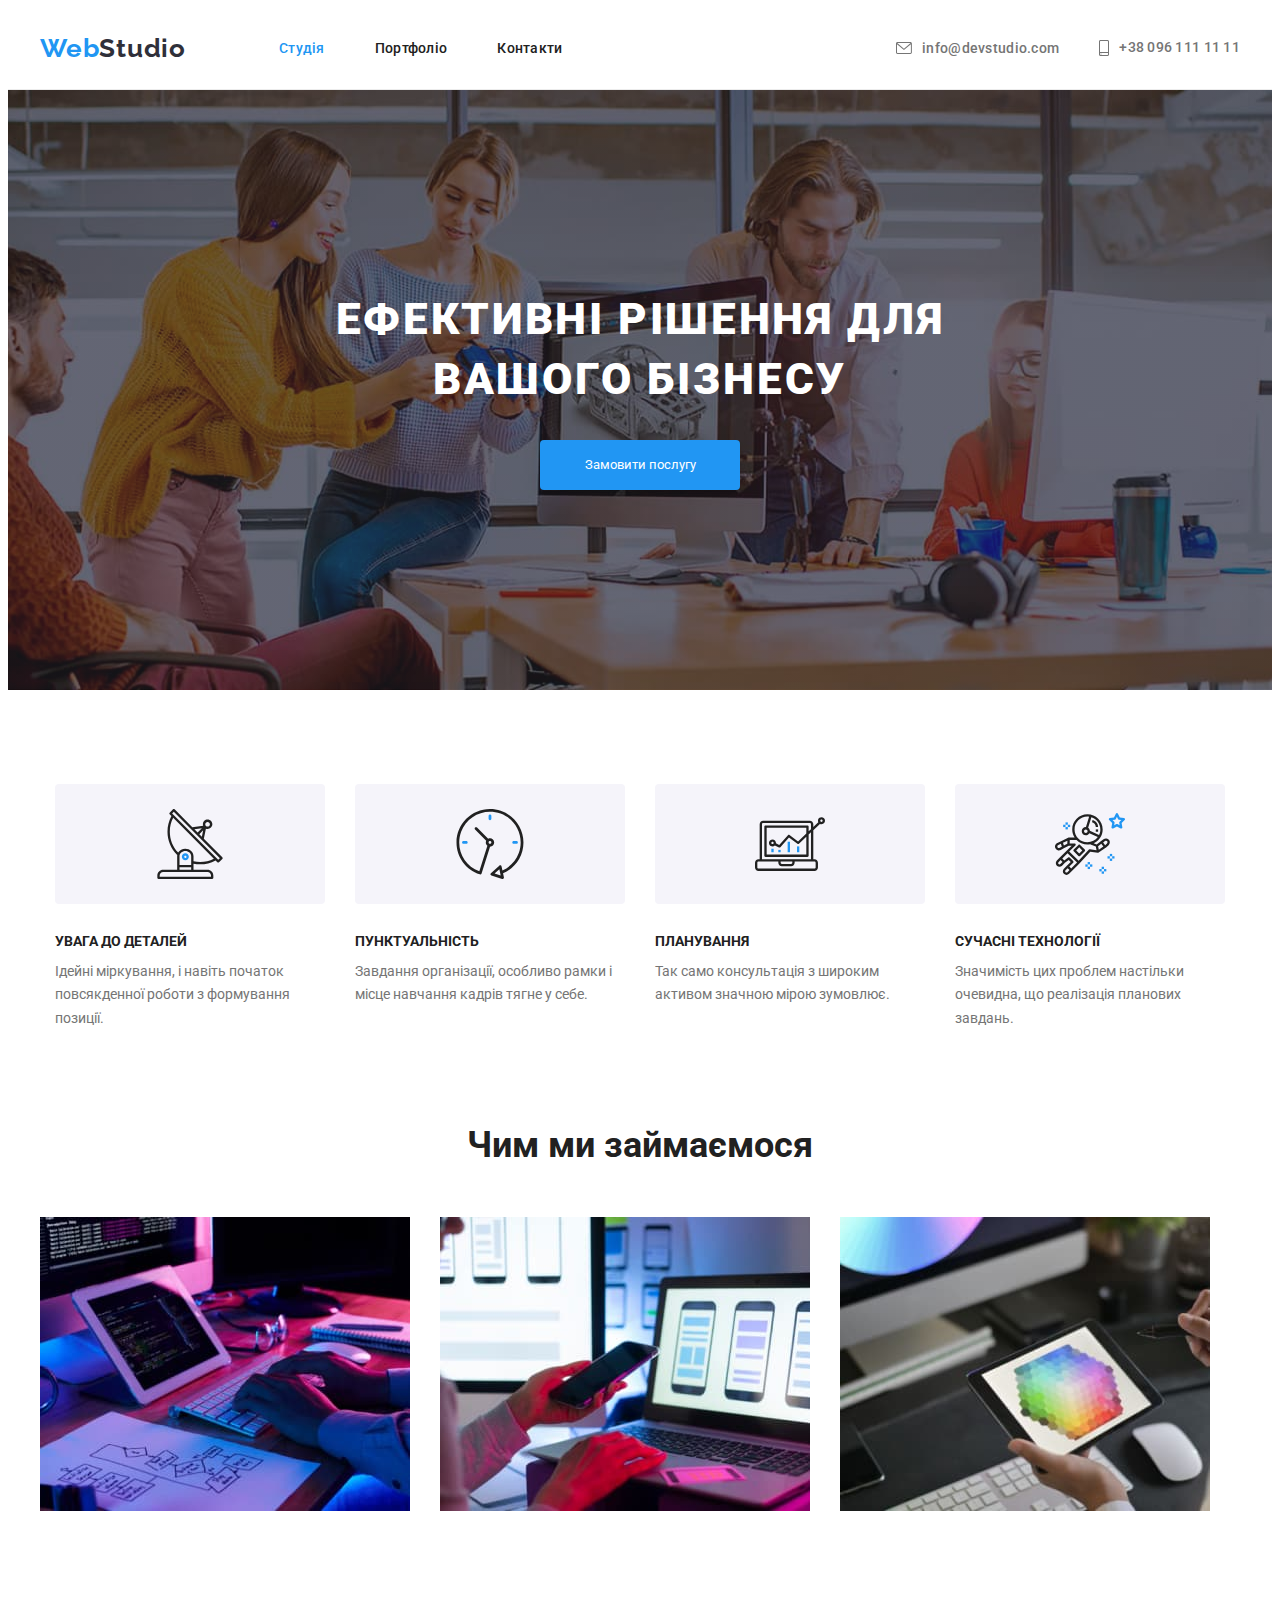
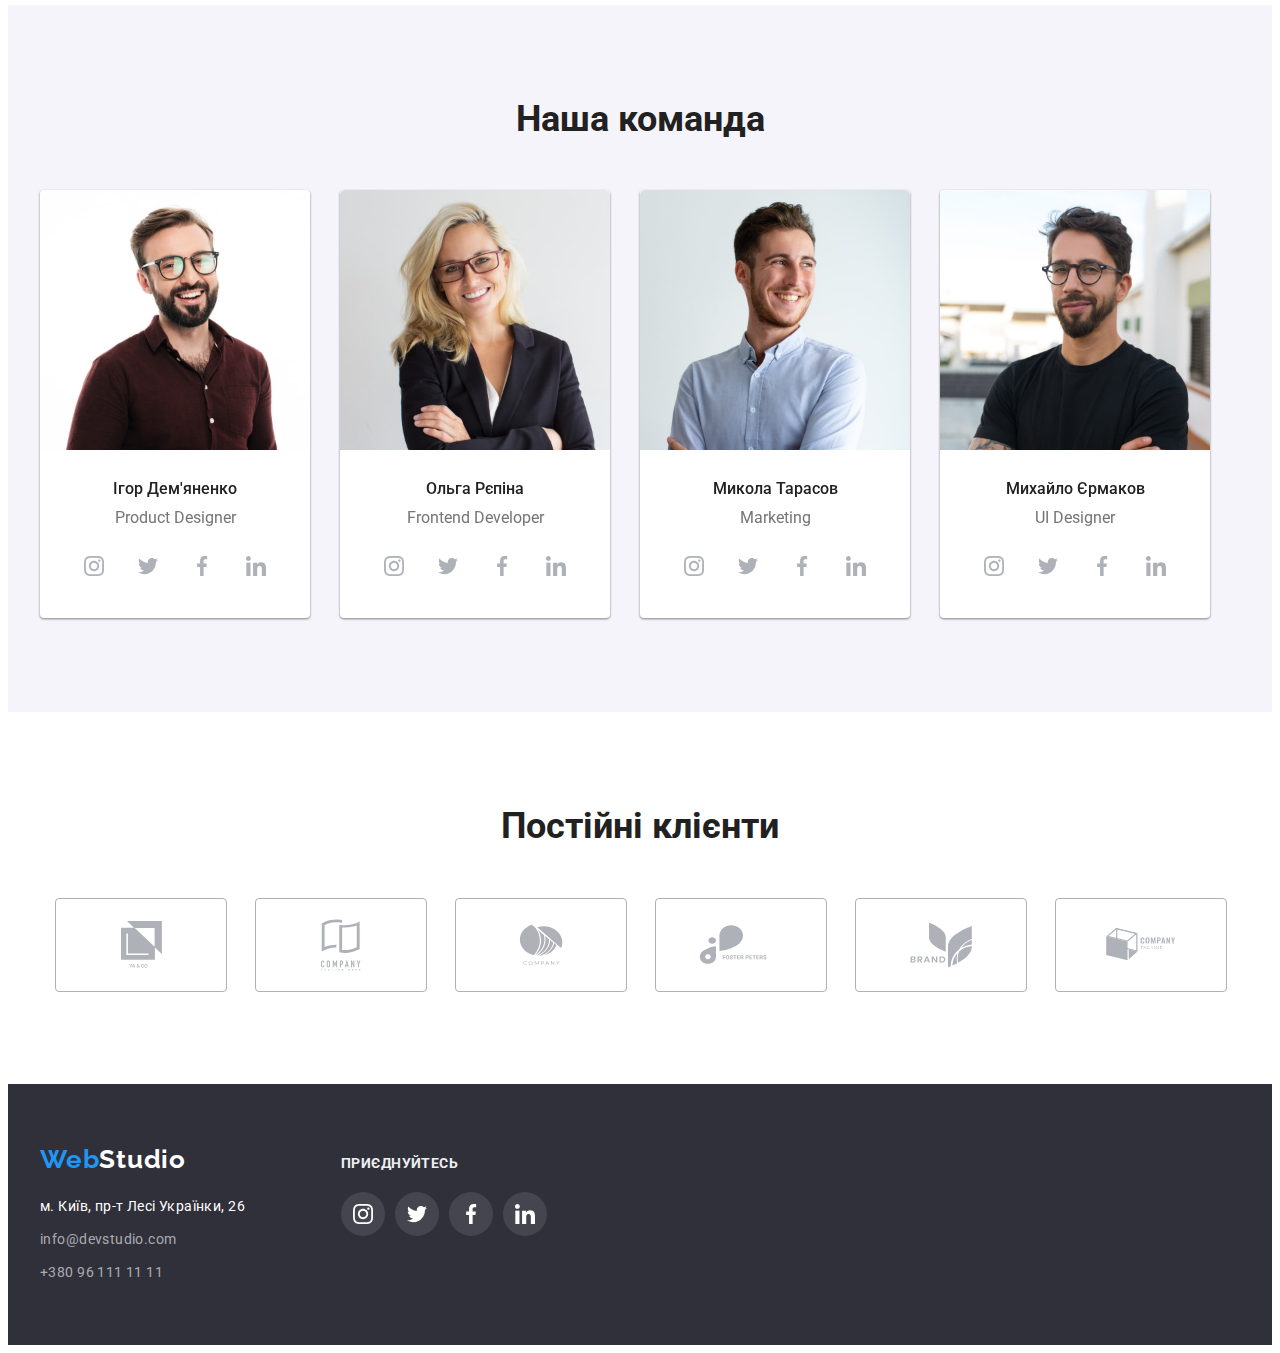
<file: index.html>
<!DOCTYPE html>
  <html lang="uk">
  <head>
    <meta charset="UTF-8">
    <meta http-equiv="X-UA-Compatible" content="IE=edge">
    <meta name="viewport" content="width=device-width, initial-scale=1.0">
    <title>Document</title>
    <link rel="preconnect" href="https://fonts.googleapis.com">
    <link rel="preconnect" href="https://fonts.gstatic.com" crossorigin>
    <link href="https://fonts.googleapis.com/css2?family=Raleway:wght@700&family=Roboto:wght@400;500;700;900&display=swap" rel="stylesheet">
    <link rel="stylesheet" href="https://cdnjs.cloudflare.com/ajax/libs/modern-normalize/1.1.0/modern-normalize.min.css" integrity="sha512-wpPYUAdjBVSE4KJnH1VR1HeZfpl1ub8YT/NKx4PuQ5NmX2tKuGu6U/JRp5y+Y8XG2tV+wKQpNHVUX03MfMFn9Q==" crossorigin="anonymous" referrerpolicy="no-referrer" />
    <link rel="stylesheet" href="./css/styles.css"/>

</head>
  <body>
<!--HEADER-->
<header class="header">
  <div class="header container">
    <nav class="header-nav">
      <a class="logo-header" href="./index.html">
        <span class="logo">Web</span>Studio
      </a>
    <ul class="link-list">
        <li class="header-items"><a class="link-items current list" href="./index.html">Студія</a></li>
        <li class="header-items"><a class="link-items  list" href="./portfolio.html">Портфоліо</a></li>
        <li class="header-items"><a class="link-items list" href="contacts">Контакти</a></li>
    </ul>
    </nav>
    <ul class="contacts">
        <li class="header-contacts">
         <a class="contacts-mail" href="mailto:info@devstudio.com">
          <svg width="16" height="12" class="icon-header">
          <use href="./images/icons.svg#icon-icon_post"></use>
      </svg>info@devstudio.com</a>
        </li>
        <li class="header-contacts">
          <a class="contacts-tel" href="tel:+380961111111">
          <svg width="10" height="16" class="icon-header">
          <use href="./images/icons.svg#icon-smartphone"></use>
      </svg> 
          +38 096 111 11 11</a>
        </li>
    </ul>    
  
 </div>
</header>

   
<!--HERO--> 
<main>
    <section class="section hero">
      <div class="container">
            <h1 class="hero-title">Ефективні рішення для вашого бізнесу</h1>
            <button class="hero-btn" type="button">Замовити послугу</button>
     </div>
</section>

 <section class="section edge">
  <div class="container">
      <h2 class="visually-hidden">Наші переваги</h2> 
        <ul class="edge-list">
          <li class="edge-elem"> <div class="icon-box">
          <svg width="70" height="70" class="icon-items">
            <use href="./images/icons.svg#icon-antenna-1"></use>
        </svg>   
    </div><h3 class="edge-title  list">УВАГА ДО ДЕТАЛЕЙ</h3><p class="meaning">Ідейні міркування, і навіть початок повсякденної роботи з формування позиції.</p></li>
          <li class="edge-elem"><div class="icon-box">
          <svg width="70" height="70" class="icon-items">
            <use href="./images/icons.svg#icon-clock-1"></use>
        </svg> 
    </div><h3 class="edge-title  list">ПУНКТУАЛЬНІСТЬ</h3><p class="meaning">Завдання організації, особливо рамки і місце навчання кадрів тягне у себе.</p></li>
          <li class="edge-elem"> <div class="icon-box">
          <svg width="70" height="70" class="icon-items">
            <use href="./images/icons.svg#icon-diagram-1"></use>
        </svg> 
    </div><h3 class="edge-title  list">ПЛАНУВАННЯ</h3><p class="meaning">Так само консультація з широким активом значною мірою зумовлює.</p></li>
          <li class="edge-elem"> <div class="icon-box">
          <svg width="70" height="70" class="icon-items">
            <use href="./images/icons.svg#icon-astronaut-1"></use>
        </svg>
      </div> <h3 class="edge-title  list">СУЧАСНІ ТЕХНОЛОГІЇ</h3><p class="meaning">Значимість цих проблем настільки очевидна, що реалізація планових завдань.</p></li>
        </ul>
  </div>
</section>
<section class="section affairs">
  <div class="container">
      <h2 class="section-title">Чим ми займаємося</h2>
      <ul  class="affairs-list">
        <li><img class="affairs-items list" src="./images/dekstop.jpg" alt="робочий стіл" width="370"></li>
        <li><img class="affairs-items list" src="./images/notebook.jpg" alt="ноутбук" width="370"></li>
        <li><img class="affairs-items list" src="./images/laptop.jpg" alt="планшет" width="370"></li>
      </ul>
    </div>
</section>
<section class="section team">
  <div class="container">
  <h2 class="section-title">Наша команда</h2>
       <ul class="team-list">
            <li class="conteiner-team">
                  <img class="photo-items list" src="./images/productdesigner.jpg" alt="Ігор Дем'яненко"  width="270">
                <div class="name">
                  <h3 class="team-name">Ігор Дем'яненко</h3>
                  <p class="team-position" lang="en">Product Designer</p>
                  <ul class="team-soc-list list">  
                    <li class="team-soc-items"><a href="#" class="team-soc-link link">
                      <svg width="20" height="20" class="team-soc-icons">
                        <use href="./images/icons.svg#icon-instagram-2"></use>
                    </svg> 
                  </a>
                </li>
                    <li class="team-soc-items"><a href="#" class="team-soc-link link">
                      <svg width="20" height="20" class="team-soc-icons">
                        <use href="./images/icons.svg#icon-twitter"></use>
                    </svg> 
                    </a>
                  </li>
                    <li class="team-soc-items"><a href="#" class="team-soc-link link">
                      <svg width="20" height="20" class="team-soc-icons">
                        <use href="./images/icons.svg#icon-facebook-1"></use>
                    </svg> 
                    </a>
                  </li>
                    <li class="team-soc-items"><a href="#" class="team-soc-link link">
                      <svg width="20" height="20" class="team-soc-icons">
                        <use href="./images/icons.svg#icon-linkedin-1"></use>
                    </svg> 
                    </a>
                  </li>
                </ul>  
              </div>  
              
          <li class="conteiner-team"> 
                <img class="photo-items list" src="./images/frontenddeveloper.jpg" alt="Ольга Рєпіна" width="270">
                <div class="name">
                  <h3 class="team-name">Ольга Рєпіна</h3>
                   <p class="team-position" lang="en">Frontend Developer</p>
                   <ul class="team-soc-list list">  
                    <li class="team-soc-items"><a href="#" class="team-soc-link link">
                      <svg width="20" height="20" class="team-soc-icons">
                        <use href="./images/icons.svg#icon-instagram-2"></use>
                    </svg> 
                  </a>
                </li>
                    <li class="team-soc-items"><a href="#" class="team-soc-link link">
                      <svg width="20" height="20" class="team-soc-icons">
                        <use href="./images/icons.svg#icon-twitter"></use>
                    </svg> 
                    </a>
                  </li>
                    <li class="team-soc-items"><a href="#" class="team-soc-link link">
                      <svg width="20" height="20" class="team-soc-icons">
                        <use href="./images/icons.svg#icon-facebook-1"></use>
                    </svg> 
                    </a>
                  </li>
                    <li class="team-soc-items"><a href="#" class="team-soc-link link">
                      <svg width="20" height="20" class="team-soc-icons">
                        <use href="./images/icons.svg#icon-linkedin-1"></use>
                    </svg> 
                    </a>
                  </li>
                </ul>   
               </div>
              
                  <li class="conteiner-team"> 
                  <img class="photo-items list"src="./images/marketing.jpg"alt="Микола Тарасов" width="270">
                 <div class="name"> 
                  <h3 class="team-name">Микола Тарасов</h3> 
                  <p class="team-position" lang="en">Marketing</p>
                  <ul class="team-soc-list list">  
                    <li class="team-soc-items"><a href="#" class="team-soc-link link">
                      <svg width="20" height="20" class="team-soc-icons">
                        <use href="./images/icons.svg#icon-instagram-2"></use>
                    </svg> 
                  </a>
                </li>
                    <li class="team-soc-items"><a href="#" class="team-soc-link link">
                      <svg width="20" height="20" class="team-soc-icons">
                        <use href="./images/icons.svg#icon-twitter"></use>
                    </svg> 
                    </a>
                  </li>
                    <li class="team-soc-items"><a href="#" class="team-soc-link link">
                      <svg width="20" height="20" class="team-soc-icons">
                        <use href="./images/icons.svg#icon-facebook-1"></use>
                    </svg> 
                    </a>
                  </li>
                    <li class="team-soc-items"><a href="#" class="team-soc-link link">
                      <svg width="20" height="20" class="team-soc-icons">
                        <use href="./images/icons.svg#icon-linkedin-1"></use>
                    </svg> 
                    </a>
                  </li>
                </ul>   
                 </div>  
           <li class="conteiner-team">
                  <img class="photo-items list"src="./images/uidesigner.jpg" alt="Михайло Єрмаков" width="270">
               <div class="name">
                    <h3 class="team-name">Михайло Єрмаков</h3> 
                    <p class="team-position" lang="en">UI Designer</p>
                    <ul class="team-soc-list list">  
                      <li class="team-soc-items"><a href="#" class="team-soc-link link">
                        <svg width="20" height="20" class="team-soc-icons">
                          <use href="./images/icons.svg#icon-instagram-2"></use>
                      </svg> 
                    </a>
                  </li>
                      <li class="team-soc-items"><a href="#" class="team-soc-link link">
                        <svg width="20" height="20" class="team-soc-icons">
                          <use href="./images/icons.svg#icon-twitter"></use>
                      </svg> 
                      </a>
                    </li>
                      <li class="team-soc-items"><a href="#" class="team-soc-link link">
                        <svg width="20" height="20" class="team-soc-icons">
                          <use href="./images/icons.svg#icon-facebook-1"></use>
                      </svg> 
                      </a>
                    </li>
                      <li class="team-soc-items"><a href="#" class="team-soc-link link">
                        <svg width="20" height="20" class="team-soc-icons">
                          <use href="./images/icons.svg#icon-linkedin-1"></use>
                      </svg> 
                      </a>
                    </li>
                  </ul>
               </div>
       </ul>
      </div>
</section>
<section class="section clients">
  <div class="container">
<h2 class="section-title">Постійні клієнти</h2>
<ul class="clients-list">  
    <li class="icon-box-clients">
      <a href="#" class="clients-link">
      <svg width="41" height="47" class="icon-items">
      <use href="./images/icons.svg#icon-group"></use>    
      </svg> 
    </a>
   </li>
    <li class="icon-box-clients">
      <a href="#" class="clients-link">
      <svg width="40" height="52" class="icon-items">
      <use href="./images/icons.svg#icon-group-1"></use>
  </svg> 
</a>
    </li> 
    <li class="icon-box-clients">
      <a href="#" class="clients-link">
      <svg width="44" height="41" class="icon-items">
      <use href="./images/icons.svg#icon-Object"></use>
  </svg> 
</a>
</li> 
    <li class="icon-box-clients">
      <a href="#" class="clients-link">
      <svg width="84" height="41" class="icon-items">
      <use href="./images/icons.svg#icon-group-2"></use>
  </svg> 
</a>
</li>  
    <li class="icon-box-clients">
      <a href="#" class="clients-link">
      <svg width="63" height="46" class="icon-items">
      <use href="./images/icons.svg#icon-disable"></use>
  </svg> 
</a>
</li> 
    <li class="icon-box-clients">
      <a href="#" class="clients-link">
      <svg width="94" height="44" class="icon-items">
      <use href="./images/icons.svg#icon-compait"></use>
  </svg> 
</a>
</li>
</ul>
</div>
</section>
<!--FOOTER-->
</main>
       <footer class="footer">
        <div class="container">
        <div class="adress-raport">
        <a class="logo-link" href="./index.html">
       <span class="logo">Web</span>Studio</a>
      <address>     
        <ul class="footer-list list">
            <li class="element"><a class="footer-links-map link" href="https://goo.gl/maps/fhk3UUp2k1UyL6vdA" target="_blank" rel="noreferrer noopener">м. Київ, пр-т Лесі Українки, 26</a></li>
            <li class="element"><a class="footer-links-mail link" href="mailto:info@devstudio.com">info@devstudio.com</a></li>
            <li class= ><a class="footer-links-tel link" href="tel:+380961111111">+380 96 111 11 11</a></li>
        </ul>
    </address>
  </div>
  <div class="join-raport">
  <span class="title-footer">приєднуйтесь</span>
    <ul class="footer-soc-list list">  
      <li class="footer-soc-items"><a href="#" class="footer-soc-link link">
        <svg width="20" height="20" class="footer-soc-icons">
          <use href="./images/icons.svg#icon-instagram-2"></use>
      </svg> 
    </a>
  </li>
      <li class="footer-soc-items"><a href="#" class="footer-soc-link link">
        <svg width="20" height="20" class="footer-soc-icons">
          <use href="./images/icons.svg#icon-twitter"></use>
      </svg> 
      </a>
    </li>
      <li class="footer-soc-items"><a href="#" class="footer-soc-link link">
        <svg width="20" height="20" class="footer-soc-icons">
          <use href="./images/icons.svg#icon-facebook-1"></use>
      </svg> 
      </a>
    </li>
      <li class="footer-soc-items"><a href="#" class="footer-soc-link link">
        <svg width="20" height="20" class="footer-soc-icons">
          <use href="./images/icons.svg#icon-linkedin-1"></use>
      </svg> 
      </a>
    </li>
  </ul>
  </div>
</div>
  </footer>
  </body>
 </html>
</file>
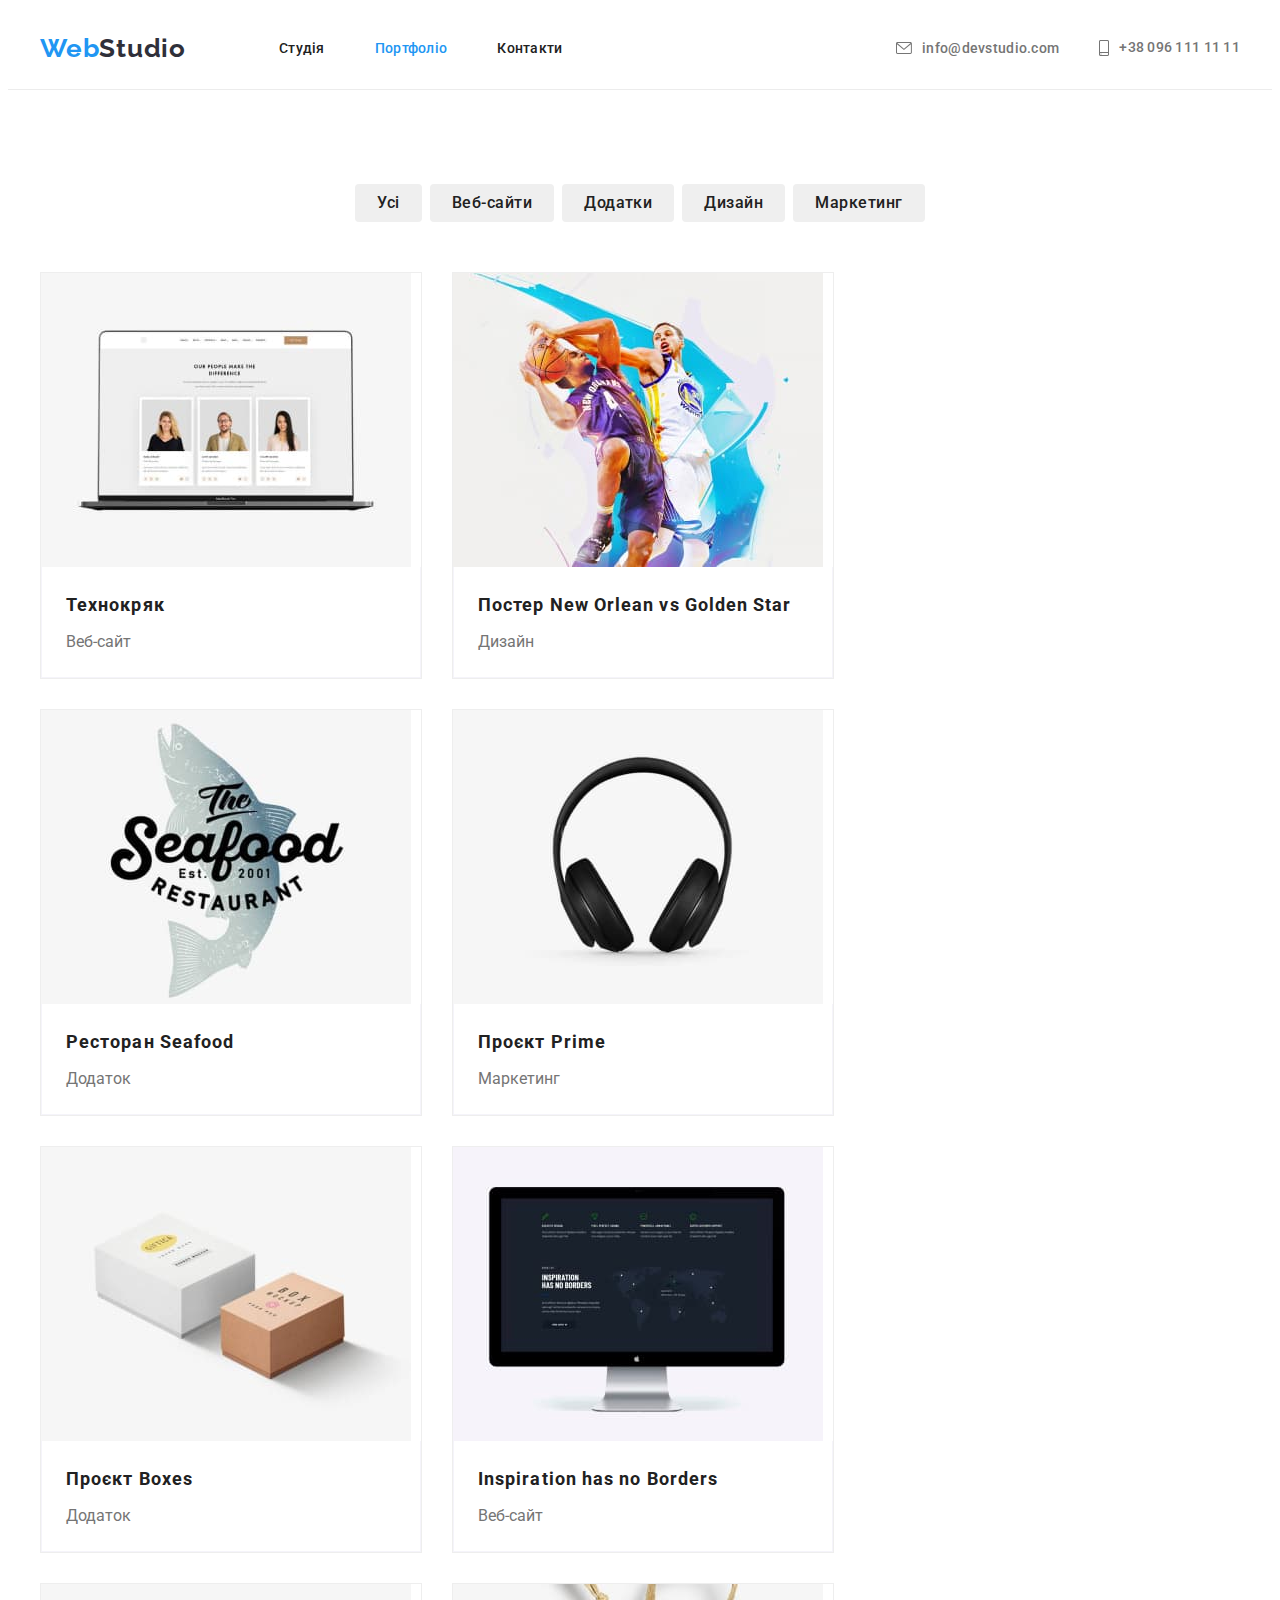
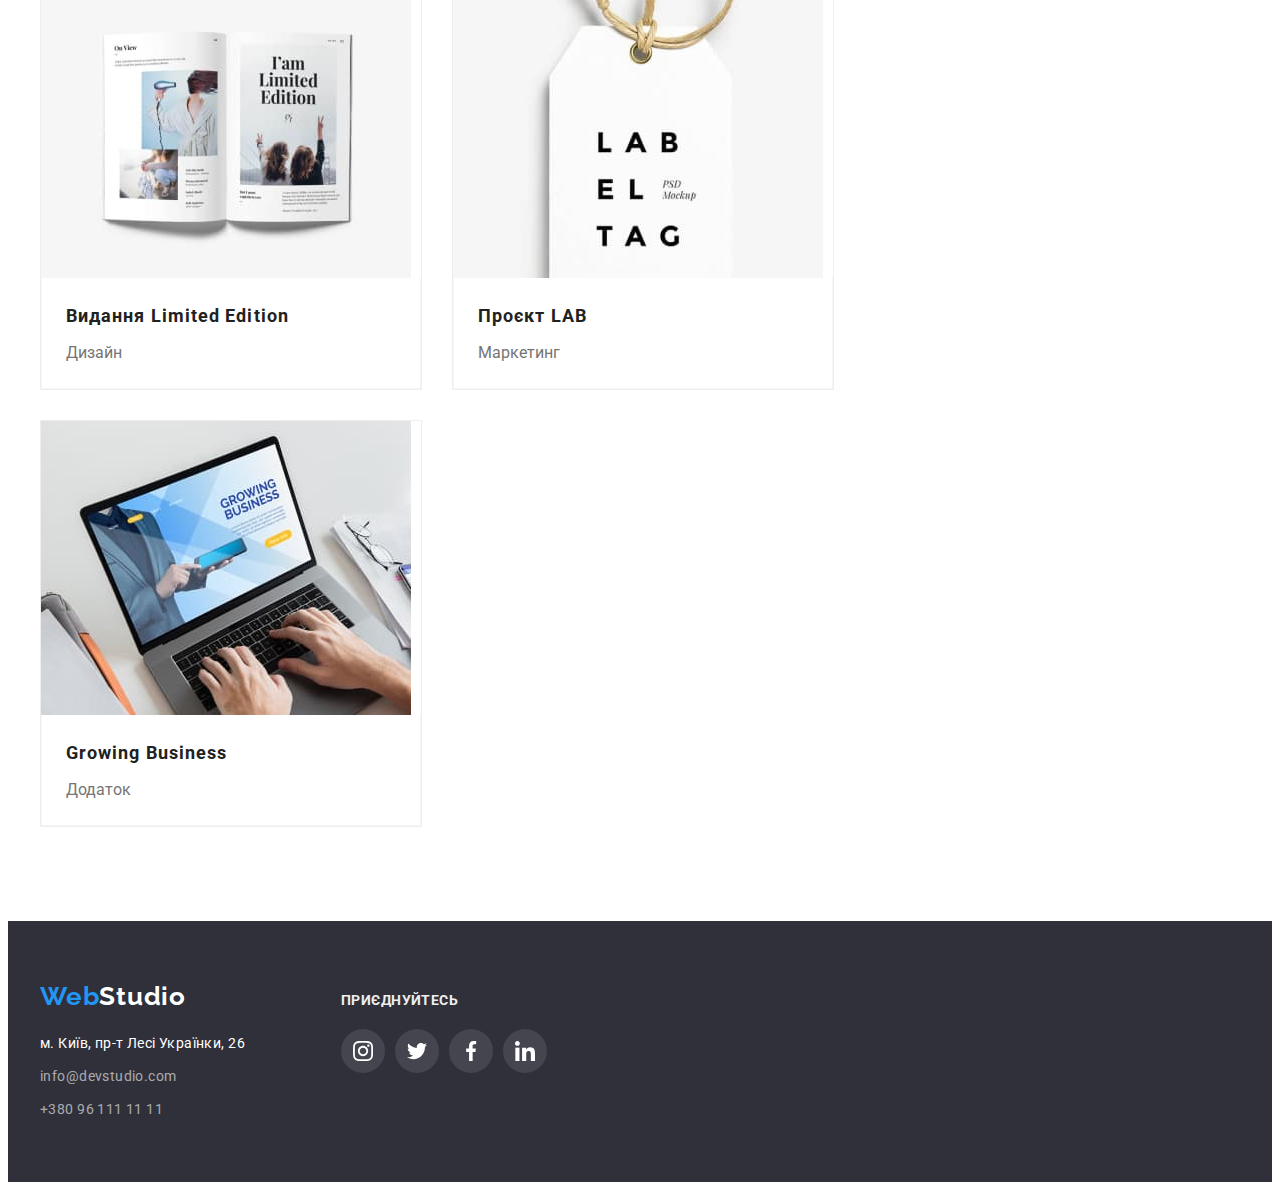
<file: portfolio.html>
<!DOCTYPE html>
<html lang="uk">
<head>
  <meta charset="UTF-8">
  <meta http-equiv="X-UA-Compatible" content="IE=edge">
  <meta name="viewport" content="width=device-width, initial-scale=1.0">
  <title>Document</title>
  <link rel="preconnect" href="https://fonts.googleapis.com">
  <link rel="preconnect" href="https://fonts.gstatic.com" crossorigin>
  <link href="https://fonts.googleapis.com/css2?family=Raleway:wght@700&family=Roboto:wght@400;500;700;900&display=swap" rel="stylesheet">
  <link rel="stylesheet" href="https://cdnjs.cloudflare.com/ajax/libs/modern-normalize/1.1.0/modern-normalize.min.css" integrity="sha512-wpPYUAdjBVSE4KJnH1VR1HeZfpl1ub8YT/NKx4PuQ5NmX2tKuGu6U/JRp5y+Y8XG2tV+wKQpNHVUX03MfMFn9Q==" crossorigin="anonymous" referrerpolicy="no-referrer" />
  <link rel="stylesheet" href="./css/styles.css"/>
</head>
<body>
    <!--HEADER-->
 <header class="header">
  <div class="container">
    <nav class="header-nav">
          <a class="logo-header" href="./index.html">
            <span class="logo">Web</span>Studio
          </a>
        <ul class="link-list">
            <li class="header-items"><a class="link-items list" href="./index.html">Студія</a></li>
            <li class="header-items"><a class="link-items current list" href="./portfolio.html">Портфоліо</a></li>
            <li class="header-items"><a class="link-items list" href="contacts">Контакти</a></li>
        </ul>
        </nav>
        <ul class="contacts">
          <li class="header-contacts">
           <a class="contacts-mail" href="mailto:info@devstudio.com">
            <svg width="16" height="12" class="icon-header">
            <use href="./images/icons.svg#icon-icon_post"></use>
        </svg>info@devstudio.com</a>
          </li>
          <li class="header-contacts">
            <a class="contacts-tel" href="tel:+380961111111">
            <svg width="10" height="16" class="icon-header">
            <use href="./images/icons.svg#icon-smartphone"></use>
        </svg> 
            +38 096 111 11 11</a>
          </li>
      </ul>    
    
      </div>
 </header>
 <main>
<!--HERO-->
<section class="section btn-list">
  <div class="container">
          <h1 class="visually-hidden">Меню сайту</h1>
          <ul class="hero-btns">
            <li><button class="btn-items list" type="button">Усі</button></li>
            <li><button class="btn-items list" type="button">Веб-сайти</button></li>
            <li><button class="btn-items list" type="button">Додатки</button></li>
            <li><button class="btn-items list" type="button">Дизайн</button></li>
            <li><button class="btn-items list" type="button">Маркетинг</button></li>
          </ul>
    <ul class="projects-list">
      <li class="projects-items  list">
        <a class="card-link" href="#">
        <img src="./images/notebook_1.jpg" alt="notebook" width="370">
        <div class="name-list"><h2 class="project-title">Технокряк</h2>
        <p class="project-text">Веб-сайт</p>
      </div>
    </a>
      </li>
      <li class="projects-items list">
        <a class="card-link" href="#">
        <img src="./images/nba.jpg" alt="nba" width="370">
       <div class="name-list"> <h2 class="project-title">Постер New Orlean vs Golden Star</h2>
        <p class="project-text">Дизайн</p>
      </div>
    </a>
      </li>
      <li class="projects-items list">
        <a class="card-link" href="#">
        <img src="./images/seafood.jpg" alt="seafood" width="370">
        <div class="name-list"><h2 class="project-title">Ресторан Seafood</h2>
        <p class="project-text">Додаток</p>
      </div>
    </a>
      </li>
      <li class="projects-items list">
        <a class="card-link" href="#">
        <img src="./images/headphones.jpg" alt="headphones" width="370">
        <div class="name-list"><h2 class="project-title">Проєкт Prime</h2>
        <p class="project-text">Маркетинг</p>
      </div>
    </a>
      </li>
      <li class="projects-items list">
        <a class="card-link" href="#">
        <img src="./images/box.jpg" alt="box" width="370">
        <div class="name-list"><h2 class="project-title">Проєкт Boxes</h2>
        <p class="project-text">Додаток</p>
      </div>
    </a>
      </li>
      <li class="projects-items list">
        <a class="card-link" href="#">
        <img src="./images/pc.jpg" alt="pc" width="370">
        <div class="name-list"><h2 class="project-title">Inspiration has no Borders</h2>
        <p class="project-text">Веб-сайт</p>
      </div>
    </a>
      </li>
      <li class="projects-items list">
        <a class="card-link" href="#">
        <img src="./images/book.jpg" alt="book" width="370">
        <div class="name-list"><h2 class="project-title">Видання Limited Edition</h2>
        <p class="project-text">Дизайн</p>
      </div>
    </a>
      </li>
      <li class="projects-items list">
        <a class="card-link" href="#">
        <img src="./images/lab.jpg" alt="lab">
        <div class="name-list"><h2 class="project-title">Проєкт LAB</h2>
        <p class="project-text">Маркетинг</p>
      </div>
    </a>
      </li>
      <li class="projects-items list">
        <a class="card-link" href="#">
        <img src="./images/notebook_2.jpg" alt="notebook_2">
        <div class="name-list"><h2 class="project-title">Growing Business</h2>
        <p class="project-text">Додаток</p>
      </div>
    </a>
      </li>
    </ul>
  </div>
</section>
<!--футер-->
</main>
<footer class="footer">
  <div class="footer container">
  <div class="adress-raport">
  <a class="logo-link" href="./index.html">
 <span class="logo">Web</span>Studio</a>
<address>     
  <ul class="footer-list list">
      <li class="element"><a class="footer-links-map link" href="https://goo.gl/maps/fhk3UUp2k1UyL6vdA" target="_blank" rel="noreferrer noopener">м. Київ, пр-т Лесі Українки, 26</a></li>
      <li class="element"><a class="footer-links-mail link" href="mailto:info@devstudio.com">info@devstudio.com</a></li>
      <li class= ><a class="footer-links-tel link" href="tel:+380961111111">+380 96 111 11 11</a></li>
  </ul>
</address>
</div>
<div class="join-raport">
<span class="title-footer">приєднуйтесь</span>
<ul class="footer-soc-list list">  
<li class="footer-soc-items"><a href="#" class="footer-soc-link link">
  <svg width="20" height="20" class="footer-soc-icons">
    <use href="./images/icons.svg#icon-instagram-2"></use>
</svg> 
</a>
</li>
<li class="footer-soc-items"><a href="#" class="footer-soc-link link">
  <svg width="20" height="20" class="footer-soc-icons">
    <use href="./images/icons.svg#icon-twitter"></use>
</svg> 
</a>
</li>
<li class="footer-soc-items"><a href="#" class="footer-soc-link link">
  <svg width="20" height="20" class="footer-soc-icons">
    <use href="./images/icons.svg#icon-facebook-1"></use>
</svg> 
</a>
</li>
<li class="footer-soc-items"><a href="#" class="footer-soc-link link">
  <svg width="20" height="20" class="footer-soc-icons">
    <use href="./images/icons.svg#icon-linkedin-1"></use>
</svg> 
</a>
</li>
</ul>
</div>
</div>
</footer>
  </body>
</html>
</file>
<file: css/styles.css>
:root{
   --main-color:#ffffff;
   --primary-color:#757575;
   --second-color: #2F303A;
   --accent-color: #2196F3;
   --paragraph-color: #212121;
   --gray-background:#F5F4FA;
   --background-blue:#1886F3;
    --icon-soc-color:#AFB1B8;
    }

a{
    text-decoration: none;
  }

ul{  padding-left: 0;
     margin: 0;
     list-style-type:none;
}

body{
    font-family: 'Roboto' , sans-serif;
    color: var(--paragraph-color);
    background-color: var(--main-color);
    font-size: 14px;
}

.visually-hidden {
    position: absolute;
    width: 1px;
    height: 1px;
    margin: -1px;
    border: 0;
    padding: 0;
    white-space: nowrap;
    clip-path: inset(100%);
    clip: rect(0 0 0 0);
    overflow: hidden;
  }

  /*reset*/

  h1,
  h2,
  h3,
  h4,
  h5,
  h6,
  p{
    margin: 0;
  }

  img{
    display: block;
    max-width: 100%;
    height: auto;
  }

  button{
    cursor: pointer;
  }

  a{
    text-decoration: none;
  }

ul{  padding-left: 0;
     margin: 0;
     list-style-type:none;
}

/* components*/

.container{
    width: 1200px;
    padding: 0 15px;
    margin: 0 auto;
}

/*------HEADER------*/

header {
    border-bottom: 1px solid #ECECEC;
}

.header-nav{
    display: flex;
    align-items: center;
    margin-right: auto;
}
.header .container{
    display: flex;
}
.link-list{
    display: flex;
    align-items: center;
    gap: 50px;
    
}

.header-items{
    display: block;
    padding: 32px 0px;
}

.contacts{
    display: flex;
    align-items: center;
    gap: 40px;
}

.header-contacts{
    align-items: center;
    justify-content: center;
}
.icon-header{
    margin-right: 10px;
    fill: currentColor;
}


.logo-header {
    margin-right: 93px;
    font-family: 'Raleway' , sans-serif;
    color:var(--accent-color);
    font-weight: 700;
    font-size: 26px;
    line-height: 1.19;
    letter-spacing: 0.03em;
    color: var(--second-color);
}



.link-list .header-items .current{
    color: var(--accent-color);
}

.link-list .link-items:hover,
.link-list .link-items:focus{
   color: var(--accent-color);
}

.link-list .link-items{
    font-weight: 500;
    line-height: 1.14;
    letter-spacing: 0.02em;
    color: var(--paragraph-color);

}

.contacts-mail{
    display: flex;
    align-items: center;
    font-weight: 500;
    line-height: 1.14;
    letter-spacing: 0.02em;
    color: var(--primary-color);
}

.contacts-tel{ 
    display: flex;
    align-items: center;
    font-weight: 500;
    line-height: 1.14;
    letter-spacing: 0.02em;
    color: var(--primary-color);
}

.contacts .contacts-mail:hover ,
.contacts .contacts-mail:active{
    color: var(--accent-color);
}

.contacts .contacts-tel:hover ,
.contacts .contacts-tel:active{
    color: var(--accent-color);
}

/*-----------HERO---------*/

.section {
    padding: 94px 0 94px 0 ;
 }

.hero{
    padding: 200px 0 200px;
    text-align: center;
    background-image: linear-gradient(rgba(47, 48, 58, 0.4), rgba(47, 48, 58, 0.4)), url(../images/back_header.jpg);
    background-color: var(--second-color);
    background-color: #2F303A;
    background-position: center;
    background-size: cover;
    background-repeat: no-repeat;
    max-width: 1600px;
    margin:  0 auto;

}

.hero-title{
    margin-bottom: 30px;
    max-width: 700px;
    margin-left: auto;
    margin-right: auto;
    font-weight: 900;
    font-size: 44px;
    line-height: 1.36;
    letter-spacing: 0.06em;
    text-transform: uppercase;
    color:var(--main-color);
}

.hero-btn{
    min-width: 200px;
    height: 50px;
    padding: 10px 24px;
    border: 0;
    display: inline-block;
    color: var(--main-color);
    background-color: var(--accent-color);
    cursor: pointer;
    box-shadow: 0px 4px 4px rgba(0, 0, 0, 0.15);
    border-radius: 4px;
    font-family: inherit;
}

.hero-btn:hover,
.hero-btn:focus{
    background-color:var(--background-blue)
}

.edge{
    padding-bottom: 0;
}

.edge-title{
    font-size: 14px;
    line-height: 1.14;
    text-transform: uppercase;
    color:var(--paragraph-color);
    margin-bottom: 10px;
 }   

 .icon-box{
    display: flex;
    justify-content: center;
    align-items: center;
    width: 100%;
    height: 120px;
    background-color: var(--gray-background);
    border-radius: 4px;
    margin-right: 30px;
    margin-bottom: 30px;
    
 }

 .icon-items{
    background-color: var(--gray-background);
    
 }
 .edge-elem{
    width: 270px;
    
 }


 .edge-list{
    display: flex;
    margin-left: auto;
    margin-right: auto;
    justify-content: center;
    gap: 30px;
 }

.meaning{
    gap: 30px;
    font-weight: 400;
    font-size: 14px;
    line-height: 1.7;
    color: var(--primary-color);
}

.section-title{
    margin-bottom: 50px;
    font-size: 36px;
    line-height: 1.16;
    text-align: center;
    color: var(--paragraph-color);
}
 

.affairs-list{
    display: flex;
    gap: 30px;
    
}
.photo-items{
    border-top-left-radius:2% ;
    border-top-right-radius:2%;
}
.conteiner-team{
    background: var(--main-color);
    filter: drop-shadow( 0px 1px 1px gray);
    border-radius: 4px;
}

.team-soc-list{
    display: flex;
    justify-content: center;
    align-items: center;
}

.team-soc-items {
   width: 44px;
    height: 44px; 
    
}

.team-soc-items:not(:last-child){
    margin-right: 10px;
    
}

.team-soc-link{
    display: flex;
    align-items: center;
    justify-content: center;  
    border-radius: 50%;
    justify-content: center;
    width: 100%;
    height: 100%;  
     fill: var(--icon-soc-color);
}

 .team-soc-link:hover,
 .team-soc-link:focus{
   fill: var(--main-color); 
   background: var(--accent-color);
}

.name{
    padding: 30px 0 30px;
}
.team{
    background-color: var(--gray-background);
}

.team-list{
    display: flex;
    gap: 30px;
    
}

.team-name{
    margin-bottom: 10px;
    font-weight: 500;
    font-size: 16px;
    line-height: 1.18;
    text-align: center;
    color: var(--paragraph-color);
}

.team-position{   
    margin-bottom: 16px;
    font-size: 16px;
    line-height: 1.18;
    text-align: center;
    color: var(--primary-color);
}

.btn-list .btn-items:hover,
.btn-list .btn-items:active{
    color: var(--main-color);
    background-color: var(--accent-color);
    box-shadow: 0px 3px 1px rgba(0, 0, 0, 0.1),
    0px 1px 2px rgba(0, 0, 0, 0.08),
    0px 2px 2px rgba(0, 0, 0, 0.12);

}

.projects-items:hover,
.projects-items:focus{
    box-shadow: 0px 1px 1px rgba(0, 0, 0, 0.12), 
    0px 4px 4px rgba(0, 0, 0, 0.06), 
    1px 4px 6px rgba(0, 0, 0, 0.16);

}

.hero-btns{
    margin-bottom: 50px;
    display: flex;
    gap: 8px;
    align-items: center;
    border-radius: 4px;
    justify-content: center;
    
}

.btn-items{
    padding: 6px 22px;
    border:  solid #EEEEEE;
    border-radius: 4px ;
    cursor: pointer;
    font-family: inherit;
    font-style: normal;
    font-weight: 500;
    font-size: 16px;
    line-height: 1.62;
    text-align: center;
    letter-spacing: 0.03em;
    color:var(--paragraph-color);
    border: none;
}

.projects-list{
    display: flex;
    flex-wrap: wrap;
    gap:30px;
}

.projects-items {
    width: calc((100% - 60px) / 3);
    border: 1px solid #EEEEEE;
}

.project-title{
    color: var(--paragraph-color);
    font-size: 18px;
    line-height: 2;
    letter-spacing: 0.06em;
    margin-bottom: 4px;
}

.project-text{
    font-size: 16px;
    line-height: 1.88;
    color: var(--primary-color);
}

.name-list{
padding: 20px 24px 20px ;
border-bottom: 1px solid var(--gray-background);
border-right:1px solid var(--gray-background);
border-left: 1px solid var(--gray-background);
}

.icon-box-clients {   
    width: 170px;
    height: 92px;
} 

.icon-box-clients:not(:last-child){
margin-right: 30px;
}


.clients-link{
    display: flex;
    justify-content:center;
    align-items:center;
    margin-top: 0;
    border-radius: 4px;
    margin-right: 30px;
    background-color:var(--main-color);
    width: 100%;
    height: 100%;
    border: 1px solid #AFB1B8 ;
    cursor: pointer;
    fill: #afb1b8;  
    
}

.clients-link:hover,
.clients-link:focus{   
fill: var(--accent-color);
border-color: var(--accent-color);
}

 .icon-items{
    background-color: transparent;   
}

   .clients-list{        
    display: flex;
    justify-content: center;
    align-items: center;
    margin-top: 0;
 } 


/*-------FOOTER------*/

.footer{
    background-color:var(--second-color);
    padding: 60px 0 60px;
}

.logo-link{
    display: inline-block;
    margin-bottom: 20px;
    font-family: 'Raleway' ,sans-serif;
    font-style: normal;
    font-weight: 700;
    font-size: 26px;
    line-height: 1.19;
    letter-spacing: 0.03em;
    color:var(--main-color);
}



.footer-list:not(:nth-child(2)){
    margin:0;
}

.element{
    margin-bottom: 9px;
}

.footer-links-map{
    font-family: inherit;
    font-style: normal;
    font-weight: 400;
    font-size: 14px;
    line-height: 1.71;
    letter-spacing: 0.03em;
    color: var(--main-color);
}

.footer-links-mail{
    font-family: inherit;
    font-style: normal;
    font-weight: 400;
    font-size: 14px;
    line-height: 1.71;
    letter-spacing: 0.03em;
    color: rgba(255, 255, 255, 0.6);

}

.footer-links-tel{
    font-family: inherit;
    font-style: normal;
    font-weight: 400;
    font-size: 14px;
    line-height: 1.71;
    letter-spacing: 0.03em;
    color: rgba(255, 255, 255, 0.6);
}

.logo{

    font-weight: 700;
    font-size: 26px;
    line-height: 1.19;
    letter-spacing: 0.03em;
    color: var(--accent-color);
}

.footer-list .footer-links-mail:hover,
.footer-list .footer-links-mail:focus{
color: var(--accent-color);
}

.footer-list .footer-links-tel:hover,
.footer-list .footer-links-tel:focus{
color: var(--accent-color);
}

.footer-soc-list{
    display: flex;
    justify-content: center;
    align-items: center;
}
 

.title-footer{ 
    margin-top: 0;
    font-weight: 700;
    font-size: 14px;
    line-height: 1.14;
    letter-spacing: 0.03em;
    text-transform: uppercase;
    color: #EEEEEE;
    display: block;
    margin-bottom: 20px;
}

.footer-soc-items{ 
    width: 44px;
    height: 44px; 
    border-radius: 50%;
    fill: var(--main-color);

}

.footer-soc-items:not(:last-child){
    margin-right: 10px;
}

.footer-soc-icons{
    fill: var(--main-color);
}

.footer-soc-link{
    display: flex;
    justify-content: center;
    align-items: center;
    width: 100%;
    height: 100%;
    color:var(--main-color);
    border-radius: 50%;
    background-color: rgba(255, 255, 255, 0.1);
}


.footer-soc-link:hover,
.footer-soc-link:focus{
    background-color: var(--accent-color);
    border-radius: 50%;
     color: var(--main-color);
}
 .footer .container{
    display: flex;
    align-items: baseline;
    padding: 0 15px;
 }

.adress-raport{
    min-width: 231px;
}

 .join-raport{
    
    margin-left: 70px;
 }
</file>
